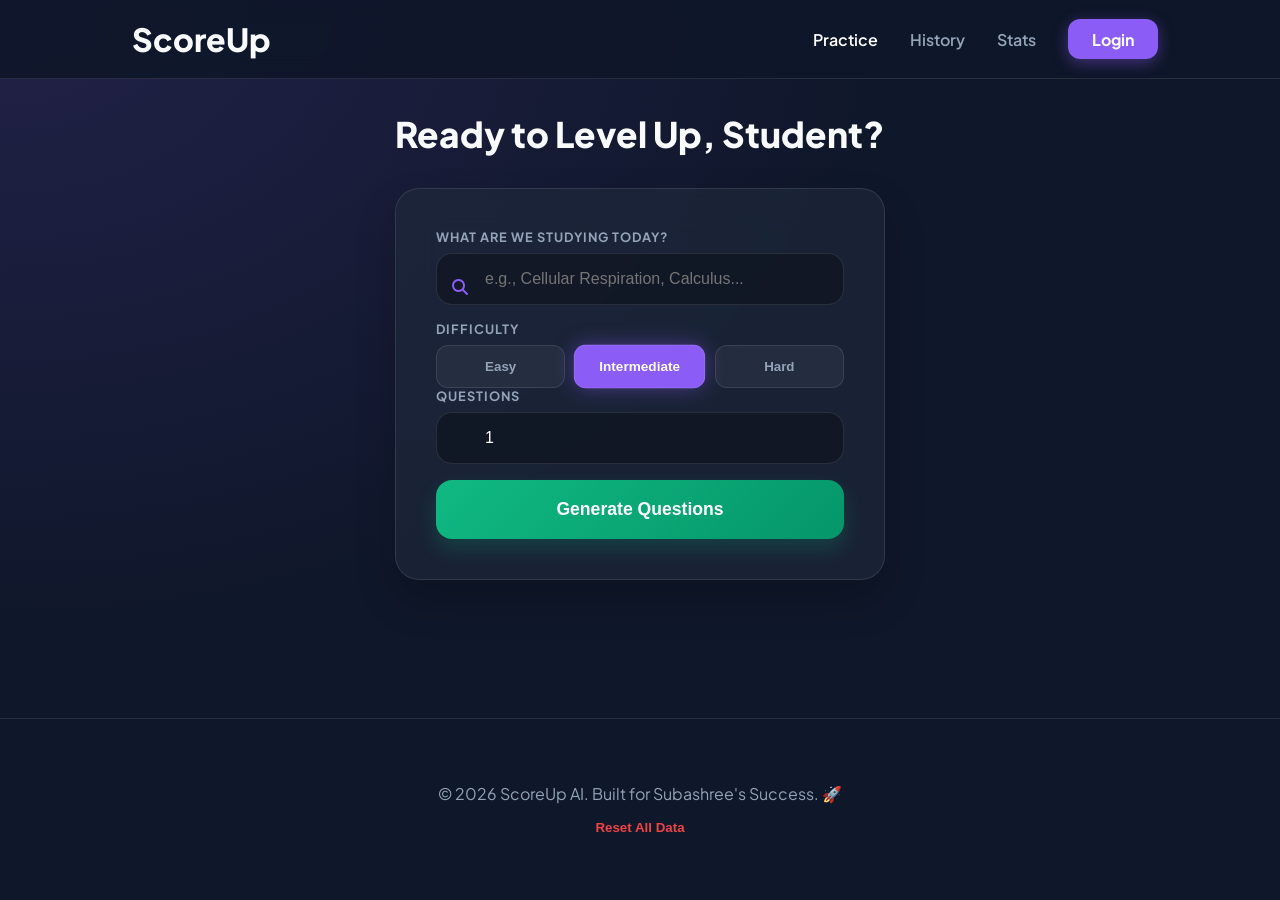
<file: frontend/index.html>
<!DOCTYPE html>
<html lang="en">
<head>
    <meta charset="UTF-8">
    <meta name="viewport" content="width=device-width, initial-scale=1.0">
    <title>ScoreUp | AI Study Companion</title>
    <link rel="stylesheet" href="static/style.css">
    <link rel="stylesheet" href="https://cdnjs.cloudflare.com/ajax/libs/font-awesome/6.4.0/css/all.min.css">
    <link href="https://fonts.googleapis.com/css2?family=Plus+Jakarta+Sans:wght@300;400;500;600;700;800&display=swap" rel="stylesheet">
</head>
<body>
    <!-- High-Tech Loader Overlay -->
    <div id="aiLoader" class="loader-overlay hidden">
        <div class="loader-content">
            <div class="brain-icon">
                <i class="fas fa-microchip"></i>
                <div class="pulse-ring"></div>
            </div>
            <h3>ScoreUp AI is Thinking...</h3>
            <p>Crafting your personalized challenges</p>
            <div class="progress-bar">
                <div class="progress-fill"></div>
            </div>
        </div>
    </div>

    <header class="main-header">
        <div class="header-container">
            <div class="logo">
                <i class="fas fa-brain-circuit"></i>
                <span>ScoreUp</span>
            </div>
            <nav id="main-nav">
                <ul>
                    <li><a href="index.html" class="nav-link active">Practice</a></li>
                    <li><a href="history.html" class="nav-link">History</a></li>
                    <li><a href="dashboard.html" class="nav-link">Stats</a></li>
                    <li><a href="login.html" class="login-btn">Login</a></li>
                </ul>
            </nav>
        </div>
    </header>

    <main class="container">
        <div class="user-greeting">
            <h2>Ready to Level Up, <span id="userName">Student</span>?</h2>
        </div>

        <!-- Generator Section -->
        <section id="question-generator" class="card glass-card">
            <div class="input-group">
                <label>What are we studying today?</label>
                <div class="input-wrapper">
                    <i class="fas fa-search"></i>
                    <input type="text" id="topicInput" placeholder="e.g., Cellular Respiration, Calculus...">
                </div>
            </div>

            <div class="input-row">
                <div class="input-group">
                    <label>Difficulty</label>
                    <div class="difficulty-chips">
                        <button class="chip" data-level="Easy">Easy</button>
                        <button class="chip active" data-level="Intermediate">Intermediate</button>
                        <button class="chip" data-level="Hard">Hard</button>
                    </div>
                </div>
                <div class="input-group">
                    <label>Questions</label>
                    <input type="number" id="numQuestionsInput" value="1" min="1" max="5">
                </div>
            </div>

            <button id="generateBtn" class="primary-btn">Generate Questions</button>
        </section>

        <!-- Question Picker Area -->
        <section id="question-selection-area" class="card glass-card hidden">
            <h3><i class="fas fa-list-check"></i> Pick your challenge:</h3>
            <div id="questionListItems" class="q-list"></div>
        </section>

        <!-- Answer Area -->
        <section id="question-answer-area" class="card glass-card hidden">
            <!-- Back Button Added Here -->
            <button id="backToSelectionBtn" class="text-btn" style="margin-bottom: 1.5rem; display: inline-flex; align-items: center; gap: 8px; color: var(--accent); font-weight: 700; cursor: pointer; background: none; border: none;">
                <i class="fas fa-arrow-left"></i> Back to Questions
            </button>

            <p class="question-text" style="font-size: 1.1rem; font-weight: 600; margin-bottom: 1.5rem; color: #fff; line-height: 1.5;"></p>
            
            <textarea id="answerInput" placeholder="Type your explanation here..." rows="5"></textarea>
            
            <button id="submitAnswerBtn" class="submit-action-btn">Submit for Review</button>
            
            <div id="feedbackDisplay" class="feedback-box hidden">
                <h4 class="status-text"></h4>
                <div class="feedback-content"></div>
                <div class="correct-answer-box">
                    <strong>ScoreUp's Ideal Explanation:</strong>
                    <p class="correct-text"></p>
                </div>
            </div>
        </section>
    </main>

    <footer class="main-footer">
        <p>&copy; 2026 ScoreUp AI. Built for Subashree's Success. 🚀</p>
        <button id="resetDataBtn" class="reset-link">Reset All Data</button>
    </footer>

    <div id="customAlertModal" class="modal hidden">
        <div class="modal-content glass-card">
            <p id="customAlertMessage"></p>
            <button class="chip active modal-ok-btn">OK</button>
        </div>
    </div>

    <script src="static/storage-util.js" defer></script>
    <script src="static/index-script.js" defer></script>
    <script>
        document.querySelectorAll('.chip').forEach(c => {
            c.addEventListener('click', () => {
                const parent = c.parentElement;
                parent.querySelector('.chip.active').classList.remove('active');
                c.classList.add('active');
            });
        });
    </script>
</body>
</html>
</file>
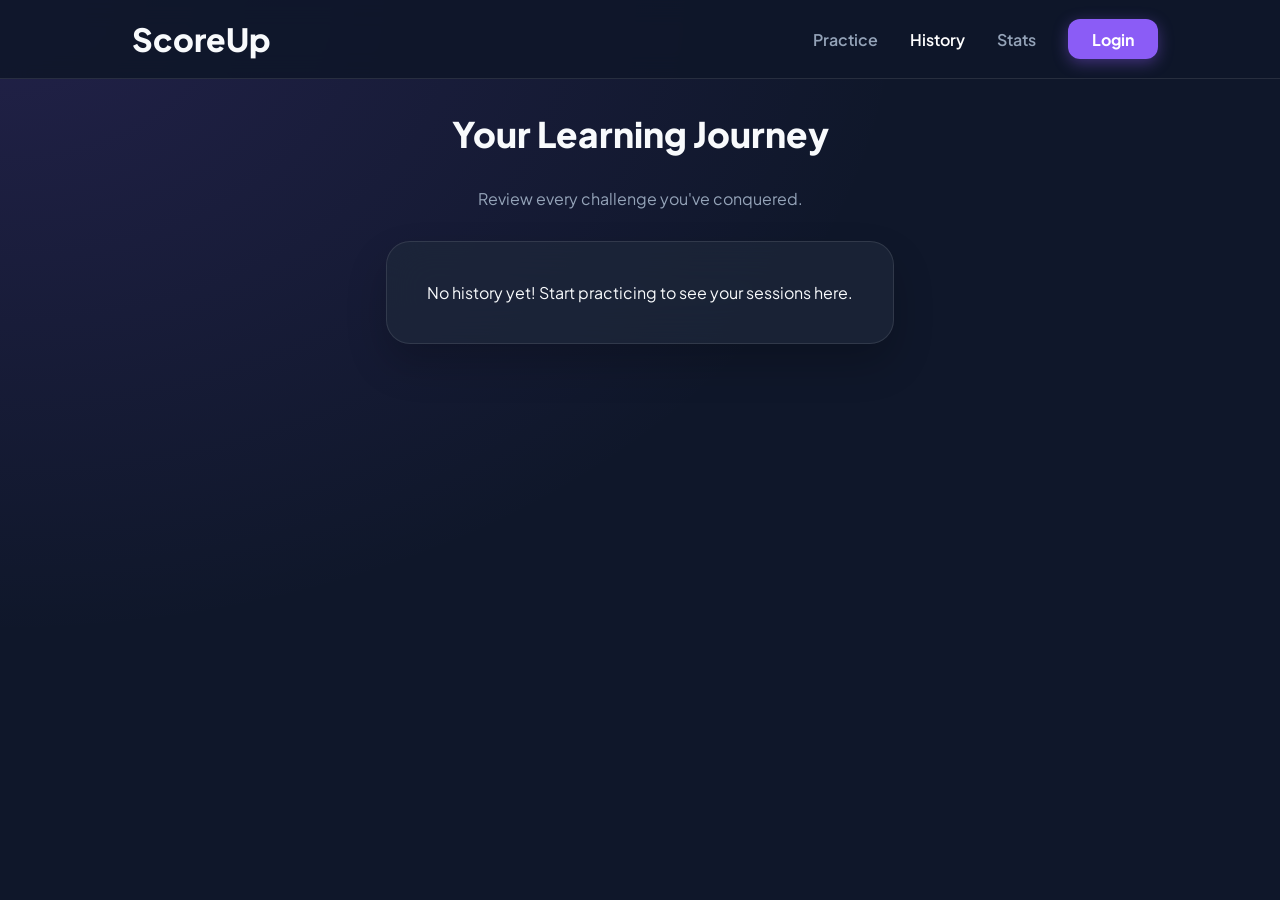
<file: frontend/history.html>
<!DOCTYPE html>
<html lang="en">
<head>
    <meta charset="UTF-8">
    <meta name="viewport" content="width=device-width, initial-scale=1.0">
    <title>ScoreUp | History</title>
    <link rel="stylesheet" href="static/style.css">
    <link rel="stylesheet" href="https://cdnjs.cloudflare.com/ajax/libs/font-awesome/6.4.0/css/all.min.css">
    <link href="https://fonts.googleapis.com/css2?family=Plus+Jakarta+Sans:wght@300;400;500;600;700;800&display=swap" rel="stylesheet">
</head>
<body>
    <header class="main-header">
        <div class="header-container">
            <div class="logo"><i class="fas fa-brain-circuit"></i><span>ScoreUp</span></div>
            <nav id="main-nav">
                <ul>
                    <li><a href="index.html" class="nav-link">Practice</a></li>
                    <li><a href="history.html" class="nav-link active">History</a></li>
                    <li><a href="dashboard.html" class="nav-link">Stats</a></li>
                    <li><a href="login.html" class="login-btn">Login</a></li>
                </ul>
            </nav>
        </div>
    </header>

    <main class="container">
        <div class="user-greeting">
            <h2>Your Learning Journey</h2>
            <p style="color: var(--text-dim); text-align: center;">Review every challenge you've conquered.</p>
        </div>
        
        <div id="historyList" class="history-container">
            <!-- Cards will be injected here -->
        </div>
    </main>

    <div id="historyDetailModal" class="modal hidden">
        <div class="modal-content glass-card">
            <span class="close-button">&times;</span>
            <div id="modalContent"></div>
            <button id="retryQuestionBtn" class="primary-btn" style="background: var(--accent);">Retry Question</button>
        </div>
    </div>

    <script src="static/storage-util.js"></script>
    <script src="static/history-script.js"></script>
</body>
</html>
</file>
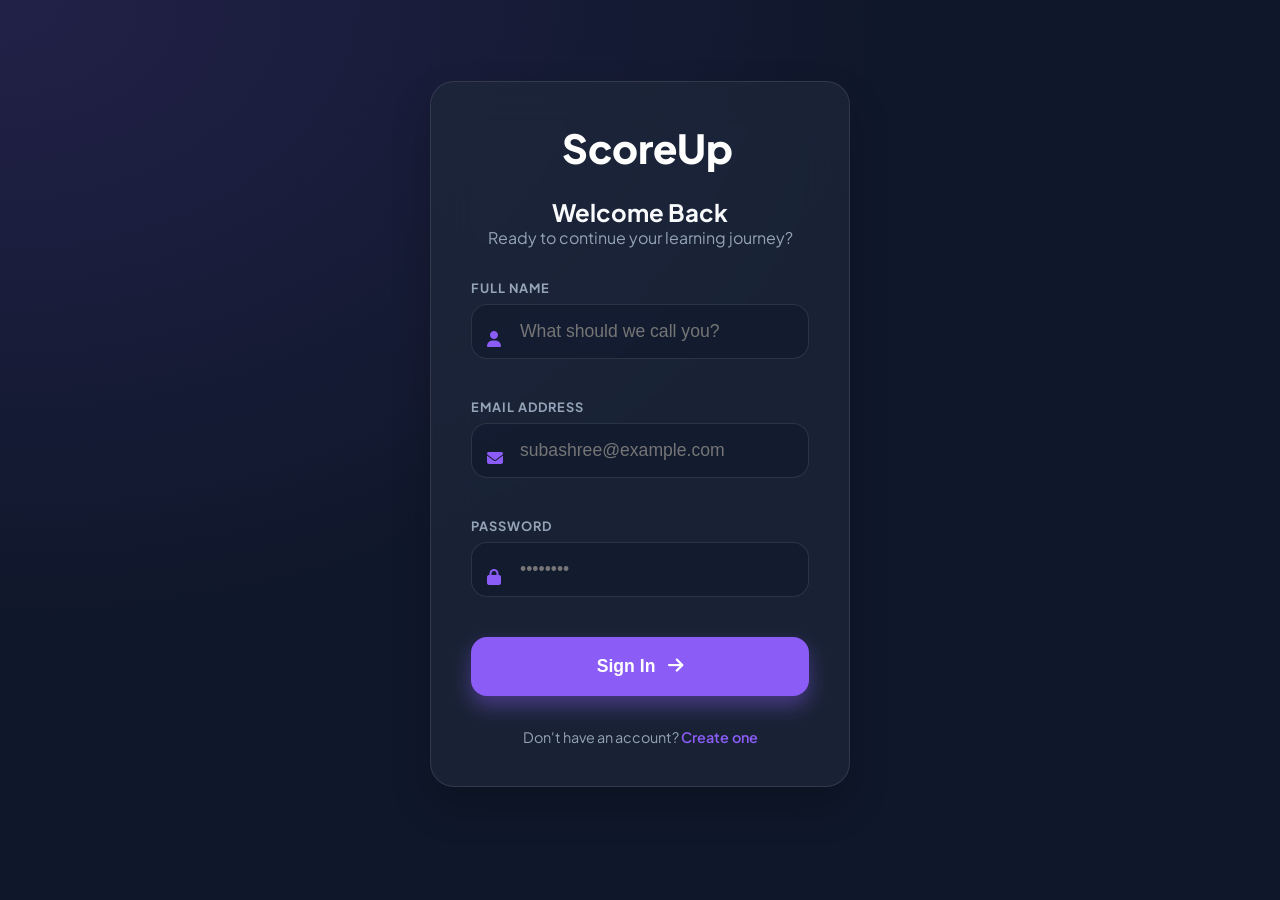
<file: frontend/login.html>
<!DOCTYPE html>
<html lang="en">
<head>
    <meta charset="UTF-8">
    <meta name="viewport" content="width=device-width, initial-scale=1.0">
    <title>Login | ScoreUp</title>
    <link rel="stylesheet" href="static/style.css">
    <link rel="stylesheet" href="https://cdnjs.cloudflare.com/ajax/libs/font-awesome/6.4.0/css/all.min.css">
    <link href="https://fonts.googleapis.com/css2?family=Plus+Jakarta+Sans:wght@300;400;500;600;700;800&display=swap" rel="stylesheet">
    <style>
        body {
            display: flex;
            justify-content: center;
            align-items: center;
            min-height: 100vh;
            margin: 0;
            background-color: var(--bg);
        }
        .login-card {
            width: 100%;
            max-width: 420px;
            text-align: center;
        }
        .login-logo {
            font-size: 2.5rem;
            font-weight: 800;
            color: #fff;
            margin-bottom: 1.5rem;
            display: flex;
            align-items: center;
            justify-content: center;
            gap: 15px;
        }
        .login-logo i {
            color: var(--accent);
            filter: drop-shadow(0 0 10px var(--accent-glow));
        }
        .input-group {
            text-align: left;
            margin-bottom: 1.5rem;
        }
        .form-footer {
            margin-top: 2rem;
            font-size: 0.9rem;
            color: var(--text-dim);
        }
        .form-footer a {
            color: var(--accent);
            text-decoration: none;
            font-weight: 600;
        }
        /* Fix for the password and name inputs to match the ScoreUp 2.0 style */
        input[type="text"], input[type="email"], input[type="password"] {
            width: 100%;
            background: rgba(15, 23, 42, 0.5);
            border: 1px solid var(--border);
            border-radius: 16px;
            padding: 1rem 1.2rem 1rem 3rem;
            color: #fff;
            font-size: 1.1rem;
            transition: var(--transition);
        }
        input:focus {
            outline: none;
            border-color: var(--accent);
            background: rgba(15, 23, 42, 0.8);
            box-shadow: 0 0 0 4px rgba(139, 92, 246, 0.15);
        }
        .primary-btn {
            background: var(--accent) !important;
            box-shadow: 0 10px 20px var(--accent-glow) !important;
        }
    </style>
</head>
<body>
    <div class="login-card card glass-card">
        <div class="login-logo">
            <i class="fas fa-brain-circuit"></i>
            <span>ScoreUp</span>
        </div>
        
        <h2>Welcome Back</h2>
        <p style="color: var(--text-dim); margin-bottom: 2rem;">Ready to continue your learning journey?</p>

        <form id="loginForm">
            <div class="input-group">
                <label>Full Name</label>
                <div class="input-wrapper">
                    <i class="fas fa-user"></i>
                    <input type="text" id="nameInput" placeholder="What should we call you?" required>
                </div>
            </div>

            <div class="input-group">
                <label>Email Address</label>
                <div class="input-wrapper">
                    <i class="fas fa-envelope"></i>
                    <input type="email" id="emailInput" placeholder="subashree@example.com" required>
                </div>
            </div>

            <div class="input-group">
                <label>Password</label>
                <div class="input-wrapper">
                    <i class="fas fa-lock"></i>
                    <input type="password" id="passwordInput" placeholder="••••••••" required>
                </div>
            </div>

            <button type="submit" class="primary-btn pulse-effect">
                Sign In <i class="fas fa-arrow-right" style="margin-left: 8px;"></i>
            </button>
        </form>

        <div class="form-footer">
            Don't have an account? <a href="#">Create one</a>
        </div>
    </div>

    <script>
        document.getElementById('loginForm').addEventListener('submit', (e) => {
            e.preventDefault();
            
            // Get the name from the input
            const name = document.getElementById('nameInput').value;
            
            // Save it to localStorage so index.html can use it
            localStorage.setItem('scoreup_user_name', name);
            
            // Redirect to the practice page
            window.location.href = 'index.html';
        });
    </script>
</body>
</html>
</file>
<file: frontend/static/style.css>
:root {
    --bg: #0f172a;
    --card: rgba(30, 41, 59, 0.7);
    --accent: #8b5cf6;
    --accent-glow: rgba(139, 92, 246, 0.4);
    --success: #10b981;
    --error: #ef4444;
    --text: #f8fafc;
    --text-dim: #94a3b8;
    --border: rgba(255, 255, 255, 0.1);
}

* { margin: 0; padding: 0; box-sizing: border-box; }

body {
    font-family: 'Plus Jakarta Sans', sans-serif;
    background: var(--bg);
    background-image: radial-gradient(at 0% 0%, rgba(139, 92, 246, 0.15) 0px, transparent 50%);
    color: var(--text);
    min-height: 100vh;
    display: flex;
    flex-direction: column;
}

/* Header */
.main-header {
    background: rgba(15, 23, 42, 0.9);
    backdrop-filter: blur(12px);
    border-bottom: 1px solid var(--border);
    padding: 1.2rem 0;
    position: sticky;
    top: 0;
    z-index: 1000;
}

.header-container {
    max-width: 1100px;
    margin: 0 auto;
    display: flex;
    justify-content: space-between;
    align-items: center;
    padding: 0 2rem;
}

.logo { font-size: 2rem; font-weight: 800; display: flex; align-items: center; gap: 10px; }
.logo i { color: var(--accent); filter: drop-shadow(0 0 8px var(--accent-glow)); }

#main-nav ul { display: flex; gap: 2rem; list-style: none; align-items: center; }
.nav-link { color: var(--text-dim); text-decoration: none; font-weight: 600; transition: 0.3s; }
.nav-link:hover, .nav-link.active { color: white; }

.login-btn {
    background: var(--accent);
    padding: 0.6rem 1.5rem;
    border-radius: 12px;
    color: white !important;
    text-decoration: none;
    font-weight: 700;
    box-shadow: 0 4px 15px var(--accent-glow);
}

/* Main UI */
.container { max-width: 800px; margin: 2rem auto; flex: 1; padding: 0 1rem; }

.user-greeting h2 { font-size: 2.2rem; text-align: center; margin-bottom: 2rem; font-weight: 800; }

.card {
    background: var(--card);
    backdrop-filter: blur(20px);
    border-radius: 24px;
    padding: 2.5rem;
    border: 1px solid var(--border);
    margin-bottom: 2rem;
    box-shadow: 0 20px 40px rgba(0, 0, 0, 0.2);
}

/* Inputs & Chips */
.input-group label { display: block; color: var(--text-dim); margin-bottom: 0.5rem; font-size: 0.8rem; text-transform: uppercase; letter-spacing: 1px; font-weight: 700; }
.input-wrapper { position: relative; display: flex; align-items: center; }
.input-wrapper i { position: absolute; left: 1rem; color: var(--accent); }

input, textarea {
    width: 100%;
    background: rgba(0,0,0,0.3);
    border: 1px solid var(--border);
    padding: 1rem 1rem 1rem 3rem;
    border-radius: 16px;
    color: white;
    font-size: 1rem;
    margin-bottom: 1rem;
    transition: 0.3s;
}

textarea { padding-left: 1rem; }
input:focus, textarea:focus { outline: none; border-color: var(--accent); box-shadow: 0 0 0 4px rgba(139, 92, 246, 0.1); }

.difficulty-chips { display: flex; gap: 10px; }
.chip {
    flex: 1; padding: 0.8rem; border-radius: 12px; border: 1px solid var(--border);
    background: rgba(255,255,255,0.05); color: var(--text-dim); cursor: pointer; font-weight: 700; transition: 0.3s;
}

.chip.active {
    background: var(--accent) !important; color: white !important;
    box-shadow: 0 0 20px var(--accent-glow); transform: scale(1.02);
}

/* Buttons */
.primary-btn {
    background: linear-gradient(135deg, var(--success), #059669);
    width: 100%; padding: 1.2rem; border-radius: 16px; border: none;
    color: white; font-weight: 800; font-size: 1.1rem; cursor: pointer;
    box-shadow: 0 10px 20px rgba(16, 185, 129, 0.2); transition: 0.3s;
}

.primary-btn:hover { transform: translateY(-3px); box-shadow: 0 15px 30px rgba(16, 185, 129, 0.3); }

.submit-action-btn {
    background: var(--accent); width: 100%; padding: 1rem; border-radius: 12px;
    border: none; color: white; font-weight: 700; cursor: pointer; transition: 0.3s;
}

/* Question Selection */
.q-item {
    background: rgba(255,255,255,0.03); border: 1px solid var(--border);
    padding: 1.5rem; border-radius: 18px; margin-top: 1rem; cursor: pointer; transition: 0.3s;
}
.q-item:hover { border-color: var(--accent); transform: translateX(8px); background: rgba(139, 92, 246, 0.05); }

/* Feedback */
.feedback-box { margin-top: 2rem; padding: 1.5rem; border-radius: 18px; background: rgba(255,255,255,0.03); border-left: 5px solid var(--accent); }
.correct-answer-box { margin-top: 1rem; padding: 1rem; background: rgba(16, 185, 129, 0.08); border-radius: 12px; border: 1px solid rgba(16, 185, 129, 0.2); }

/* --- ScoreUp AI Loader --- */
.loader-overlay {
    position: fixed;
    inset: 0;
    background: rgba(15, 23, 42, 0.98);
    backdrop-filter: blur(15px);
    display: flex;
    justify-content: center;
    align-items: center;
    z-index: 9999;
}

.loader-content { text-align: center; color: white; }
.brain-icon { position: relative; font-size: 4.5rem; color: var(--accent); margin-bottom: 2.5rem; }

.pulse-ring {
    position: absolute; top: 50%; left: 50%; transform: translate(-50%, -50%);
    width: 90px; height: 90px; border: 4px solid var(--accent); border-radius: 50%;
    animation: ringPulse 1.5s infinite;
}

.progress-bar { width: 280px; height: 6px; background: rgba(255,255,255,0.1); border-radius: 10px; margin: 2rem auto; overflow: hidden; }
.progress-fill { width: 100%; height: 100%; background: var(--accent); animation: loadingFill 2s infinite ease-in-out; }

@keyframes ringPulse { 0% { width: 70px; height: 70px; opacity: 1; } 100% { width: 140px; height: 140px; opacity: 0; } }
@keyframes loadingFill { 0% { transform: translateX(-100%); } 50% { transform: translateX(0); } 100% { transform: translateX(100%); } }

/* Modals */
.modal { position: fixed; inset: 0; background: rgba(0,0,0,0.8); display: flex; justify-content: center; align-items: center; z-index: 2000; }
.modal-content { max-width: 400px; width: 90%; text-align: center; padding: 2rem; }

/* Utilities */
.hidden { display: none !important; }
.main-footer { text-align: center; padding: 4rem; border-top: 1px solid var(--border); color: var(--text-dim); }
.reset-link { background: none; border: none; color: var(--error); cursor: pointer; margin-top: 1rem; font-weight: 600; }

/* Responsive */
@media (max-width: 768px) {
    .header-container { flex-direction: column; gap: 1.5rem; }
    .difficulty-chips { flex-direction: column; }
    .user-greeting h2 { font-size: 1.6rem; }
}
/* --- ScoreUp 2.0 Block Layouts --- */

/* History Cards */
.history-container {
    display: flex;
    flex-direction: column;
    gap: 1.5rem;
    margin-top: 2rem;
}

.history-item {
    background: rgba(255, 255, 255, 0.03);
    border: 1px solid var(--border);
    border-radius: 20px;
    padding: 1.8rem;
    position: relative;
    transition: var(--transition);
    animation: slideUp 0.5s ease-out;
}

.history-item:hover {
    background: rgba(255, 255, 255, 0.05);
    transform: translateY(-3px);
    border-color: var(--accent);
}

.history-item.correct { border-left: 6px solid var(--success); }
.history-item.incorrect { border-left: 6px solid var(--error); }

.history-card-header {
    display: flex;
    justify-content: space-between;
    align-items: center;
    margin-bottom: 1rem;
}

.topic-tag {
    background: var(--accent-glow);
    color: var(--accent);
    padding: 0.4rem 1rem;
    border-radius: 50px;
    font-size: 0.8rem;
    font-weight: 800;
    text-transform: uppercase;
}

.date-tag {
    color: var(--text-dim);
    font-size: 0.85rem;
}

.history-question {
    font-size: 1.1rem;
    font-weight: 600;
    color: #fff;
    margin-bottom: 1.5rem;
    line-height: 1.4;
}

/* Stats Blocks */
.stats-grid {
    display: grid;
    grid-template-columns: repeat(auto-fit, minmax(240px, 1fr));
    gap: 1.5rem;
    margin-bottom: 2rem;
}

.stat-item {
    text-align: left !important;
    padding: 2rem !important;
}

.stat-item h3 {
    font-size: 0.9rem;
    margin-bottom: 0.5rem;
}

.stat-item p {
    font-size: 2.5rem !important;
    margin: 0;
}

.weakest-topic-card {
    background: linear-gradient(135deg, rgba(239, 68, 68, 0.1), rgba(15, 23, 42, 0.5)) !important;
    border: 1px solid rgba(239, 68, 68, 0.2) !important;
}

.chart-block {
    margin-top: 2rem;
    min-height: 400px;
}
</file>
